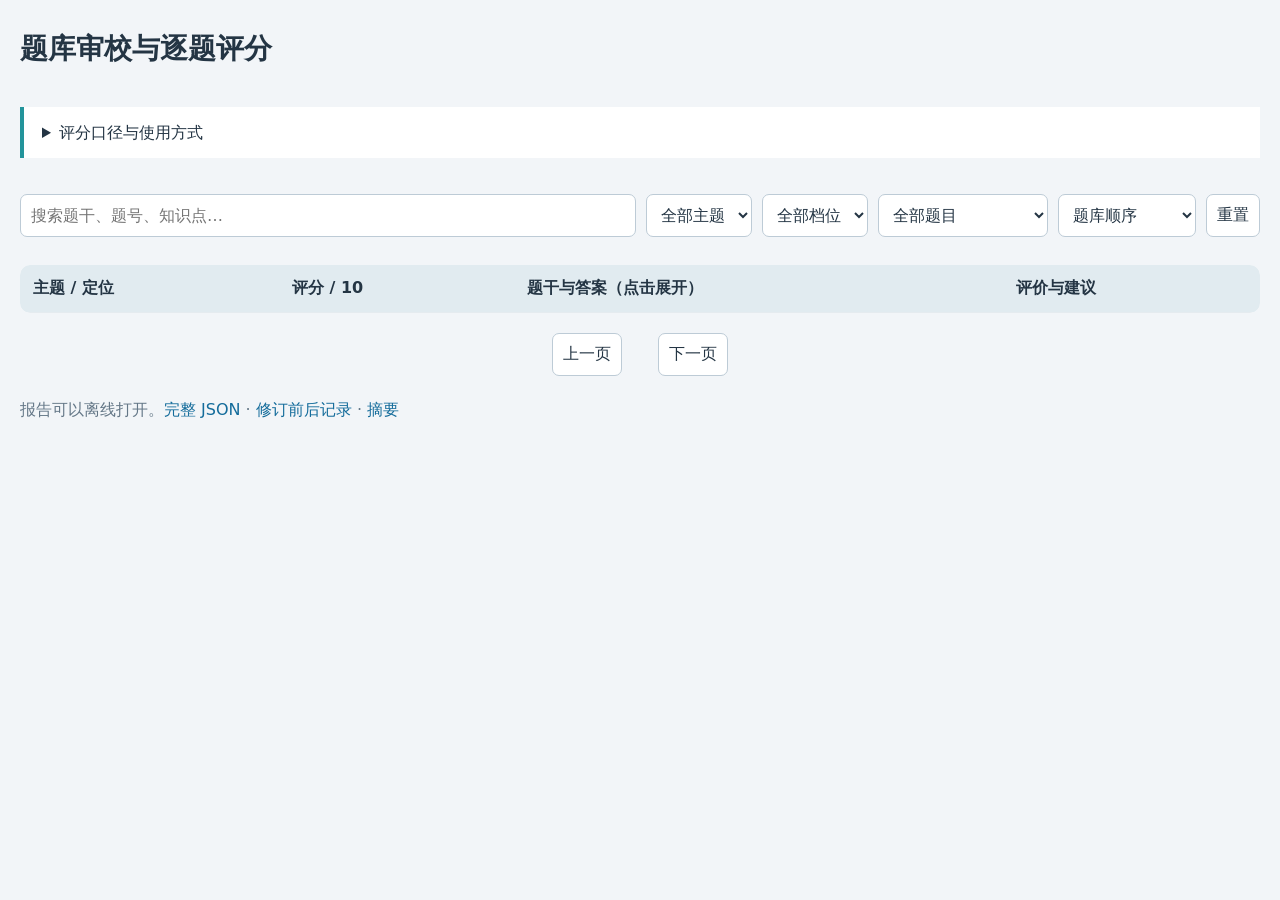
<file: tools/question_review_template.html>
<!doctype html>
<html lang="zh-CN"><meta charset="utf-8"><meta name="viewport" content="width=device-width,initial-scale=1">
<title>题库审校 · 逐题评分</title>
<style>
:root{color-scheme:light;font-family:system-ui,"Microsoft YaHei",sans-serif;color:#243544;background:#f2f5f8}body{max-width:1250px;margin:30px auto;padding:0 20px}h1{font-size:28px}p{line-height:1.8}.cards{display:flex;gap:14px;flex-wrap:wrap}.card{padding:18px 25px;border:1px solid #d9e3ea;border-radius:12px;background:white;flex:1;min-width:170px}.card b{display:block;font-size:30px;color:#126b73}.muted,small{color:#647787}.filters{display:flex;flex-wrap:wrap;gap:10px;margin:24px 0 12px;position:sticky;top:0;background:#f2f5f8;padding:12px 0;z-index:2}input,select,button{padding:10px;border:1px solid #bdcbd6;border-radius:7px;background:white;color:inherit;font:inherit}input{min-width:230px;flex:1}button{cursor:pointer}table{border-collapse:collapse;width:100%;background:white;border-radius:10px;overflow:hidden}th,td{text-align:left;padding:13px;border-bottom:1px solid #e5ebef;vertical-align:top}th{background:#e1ebf0;white-space:nowrap}td:nth-child(2){min-width:105px}td:nth-child(4){min-width:220px}summary{cursor:pointer;line-height:1.7}details p{margin:9px 0}.tag{display:inline-block;border-radius:5px;background:#e6f1f3;color:#126b73;padding:2px 6px;margin:3px 3px 3px 0;font-size:12px}.revised{color:#a54716}code{overflow-wrap:anywhere;font-size:11px}.score{font-size:19px;font-weight:700;white-space:nowrap}.bar{height:4px;background:#e4ecef;margin:5px 0}.bar i{display:block;height:100%;background:#23949b}#pagination{display:flex;justify-content:center;gap:18px;margin:20px}.scroll{overflow:auto}.guide{background:#fff;border-left:4px solid #23949b;padding:12px 18px;margin-top:20px}a{color:#146c9b} @media(max-width:650px){body{padding:0 10px}.card{min-width:100px;padding:12px}.card b{font-size:24px}td,th{padding:9px}h1{font-size:24px}}
</style>
<h1>题库审校与逐题评分</h1><p id="subtitle" class="muted"></p>
<div class="cards" id="cards"></div>
<details class="guide"><summary>评分口径与使用方式</summary><p id="method"></p><p id="rubric"></p><p>难度表示完成任务的要求，数值越高越难；实用性表示对高中复习的帮助，数值越高越值得练。点击题干可查看父题干、正确答案、解析、评分依据与建议。可筛选已修订题、偏易高级题及重复题。评分针对本地修订版。</p></details>
<div class="filters">
<input id="search" aria-label="搜索题目" placeholder="搜索题干、题号、知识点…">
<select id="topic" aria-label="主题"><option value="">全部主题</option></select>
<select id="tier" aria-label="档位"><option value="">全部档位</option><option value="basic">基础</option><option value="advanced">进阶</option><option value="expert">高级</option></select>
<select id="flag" aria-label="审校筛选"><option value="">全部题目</option><option value="revised">已修订题目</option><option>高级档偏易</option><option>同题干同选项复现</option><option>同模型近似复现</option><option>题干含解法提示</option><option>兴趣拓展</option></select>
<select id="sort" aria-label="排序"><option value="default">题库顺序</option><option value="usefulness">实用性优先</option><option value="difficulty">难度从高到低</option><option value="easy">难度从低到高</option></select>
<button id="reset">重置</button></div>
<p id="count" class="muted" aria-live="polite"></p>
<div class="scroll"><table><thead><tr><th>主题 / 定位</th><th>评分 / 10</th><th>题干与答案（点击展开）</th><th>评价与建议</th></tr></thead><tbody id="rows"></tbody></table></div>
<div id="pagination"><button id="prev">上一页</button><span id="page"></span><button id="next">下一页</button></div>
<p class="muted">报告可以离线打开。<a id="json">完整 JSON</a> · <a id="changes">修订前后记录</a> · <a id="summary">摘要</a></p>
<script>
const review=__REVIEW_DATA__;
const meta=review.metadata, data=review.questions, $=id=>document.getElementById(id);
const esc=x=>String(x??'').replace(/[&<>"']/g,c=>({'&':'&amp;','<':'&lt;','>':'&gt;','"':'&quot;',"'":'&#39;'}[c]));
$('subtitle').textContent=`${meta.date} · 基线 ${meta.base} · 16 个主题 · 分步题按每步计数`;
$('cards').innerHTML=[[meta.count,'计分单元'],[meta.revised_question_units,'题目或父题干已修订'],[meta.usefulness+'/10','平均实用性（估分）'],[meta.difficulty+'/10','平均难度（估分）']].map(([v,l])=>`<div class="card"><b>${esc(v)}</b>${esc(l)}</div>`).join('');
$('method').textContent=meta.methodology;$('rubric').textContent=meta.difficulty_rubric+' '+meta.usefulness_rubric;
meta.topics.forEach(t=>{const option=document.createElement('option');option.value=t.id;option.textContent=t.title;$('topic').append(option)});
for(const [id,suffix] of [['json','.json'],['changes','-changes.json'],['summary','.md']])$(''+id).href='question-review-'+meta.date+suffix;
let page=0, filtered=data;const size=40;
function render(){
 const query=$('search').value.trim().toLowerCase(), topic=$('topic').value,tier=$('tier').value,flag=$('flag').value;
 filtered=data.filter(r=>(!topic||r.topic_id===topic)&&(!tier||r.tier===tier)&&(!query||(r.key+r.stem+r.skill+r.context).toLowerCase().includes(query))&&(!flag||(flag==='revised'?r.revised:r.flags.includes(flag))));
 const sort=$('sort').value;if(sort==='usefulness')filtered.sort((a,b)=>b.usefulness-a.usefulness);if(sort==='difficulty')filtered.sort((a,b)=>b.difficulty-a.difficulty);if(sort==='easy')filtered.sort((a,b)=>a.difficulty-b.difficulty);
 page=Math.min(page,Math.max(0,Math.ceil(filtered.length/size)-1));
 $('count').textContent=`匹配 ${filtered.length} / ${meta.count} 题`;
 $('rows').innerHTML=filtered.slice(page*size,(page+1)*size).map(r=>`<tr><td><b>${esc(r.topic)}</b><p><small>${esc(r.section)} · ${esc(r.tier_name)}</small><br><code>${esc(r.question_id)}</code></p>${r.revised?'<span class="revised">已修订</span>':''}<br><small>${esc(r.skill)}</small></td><td><small>实用性</small><div class="score">${r.usefulness}</div><div class="bar"><i style="width:${r.usefulness*10}%"></i></div><small>难度</small><div class="score">${r.difficulty}</div><div class="bar"><i style="width:${r.difficulty*10}%"></i></div></td><td><details><summary>${esc(r.stem)}</summary>${r.context?`<p><b>父题干：</b>${esc(r.context)}</p>`:''}<ol type="A">${r.options.map(o=>`<li>${esc(o)}</li>`).join('')}</ol><p><b>答案 ${String.fromCharCode(65+r.answer_index)}：</b>${esc(r.answer)}</p><p>${esc(r.explanation)}</p><code>${esc(r.key)}</code></details></td><td>${r.flags.map(f=>`<span class="tag">${esc(f)}</span>`).join('')}<p>${esc(r.usefulness_reason)}；${esc(r.difficulty_reason)}。</p><p><b>建议：</b>${esc(r.advice.join('；'))}</p></td></tr>`).join('');
 $('page').textContent=`${page+1} / ${Math.max(1,Math.ceil(filtered.length/size))}`;$('prev').disabled=page===0;$('next').disabled=(page+1)*size>=filtered.length;
}
for(const id of ['search','topic','tier','flag','sort'])$(id).addEventListener(id==='search'?'input':'change',()=>{page=0;render()});
$('prev').onclick=()=>{page--;render()};$('next').onclick=()=>{page++;render()};$('reset').onclick=()=>{for(const id of ['search','topic','tier','flag'])$(id).value='';$('sort').value='default';page=0;render()};render();
</script></html>
</file>
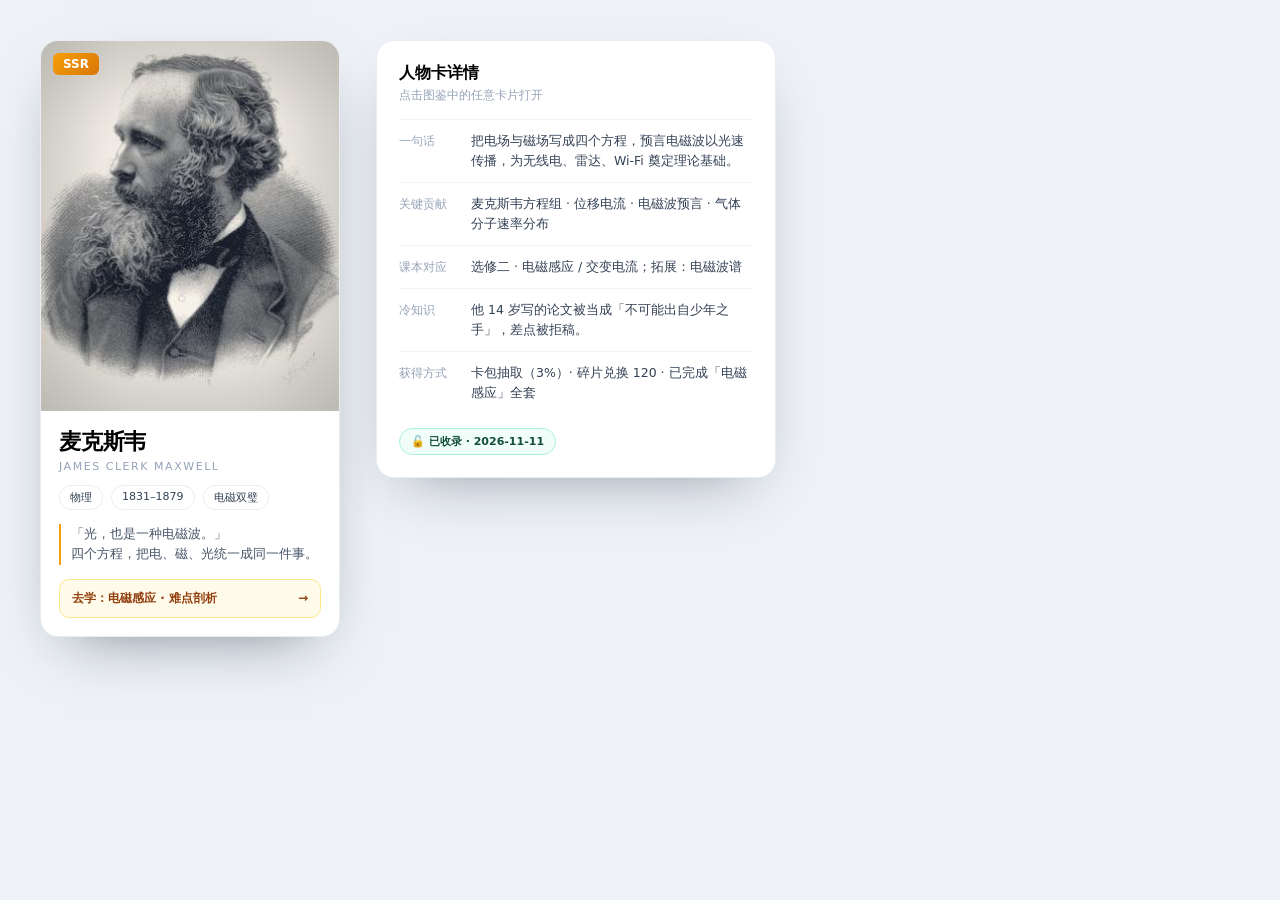
<file: design/mockup/card_detail.html>
<!DOCTYPE html><html lang="zh-CN"><head><meta charset="utf-8">
<style>
*{box-sizing:border-box;margin:0;padding:0}
body{font-family:"PingFang SC","Microsoft YaHei",system-ui,sans-serif;background:#eef2f7;padding:40px;display:flex;gap:36px;align-items:flex-start}
.big{width:300px;border-radius:18px;overflow:hidden;background:#fff;box-shadow:0 24px 60px -30px rgba(15,23,42,.55);border:1px solid #e8edf3}
.big .art{position:relative}
.big img{width:100%;display:block}
.big .rar{position:absolute;top:12px;left:12px;font-size:12px;font-weight:900;color:#fff;padding:4px 10px;border-radius:6px;background:linear-gradient(135deg,#f59e0b,#d97706)}
.big .body{padding:16px 18px 18px}
.nm{font-size:22px;font-weight:800;letter-spacing:-.01em}
.en{font-size:11px;color:#94a3b8;letter-spacing:.14em;text-transform:uppercase;margin-top:3px}
.meta{display:flex;gap:8px;margin-top:12px;flex-wrap:wrap}
.pill{font-size:11px;color:#334155;border:1px solid #e8edf3;border-radius:999px;padding:4px 10px;background:#fff}
.quote{margin-top:14px;font-size:12.5px;line-height:1.65;color:#475569;border-left:2px solid #f59e0b;padding-left:10px}
.link{margin-top:14px;display:flex;align-items:center;justify-content:space-between;background:#fffbeb;border:1px solid #fde68a;border-radius:10px;padding:10px 12px;font-size:12px;color:#92400e;font-weight:700}
.detail{width:400px;background:#fff;border-radius:18px;padding:22px;box-shadow:0 24px 60px -30px rgba(15,23,42,.45);border:1px solid #e8edf3}
.detail h3{font-size:16px;margin-bottom:4px}
.detail .sub{font-size:11.5px;color:#94a3b8;margin-bottom:16px}
.row{display:flex;gap:10px;padding:11px 0;border-top:1px solid #f1f5f9;font-size:12.5px;line-height:1.6}
.row .k{flex:0 0 62px;color:#94a3b8;font-size:11.5px;padding-top:1px}
.row .v{color:#334155}
.badge{display:inline-flex;align-items:center;gap:6px;background:#f0fdf8;border:1px solid #a7f3d0;color:#134e3a;font-size:11px;font-weight:700;border-radius:999px;padding:5px 11px;margin-top:14px}
</style></head><body>
<div class="big">
  <div class="art"><span class="rar">SSR</span><img src="img/maxwell.jpg"></div>
  <div class="body">
    <div class="nm">麦克斯韦</div>
    <div class="en">James Clerk Maxwell</div>
    <div class="meta"><span class="pill">物理</span><span class="pill">1831–1879</span><span class="pill">电磁双璧</span></div>
    <div class="quote">「光，也是一种电磁波。」<br>四个方程，把电、磁、光统一成同一件事。</div>
    <div class="link"><span>去学：电磁感应 · 难点剖析</span><span>→</span></div>
  </div>
</div>
<div class="detail">
  <h3>人物卡详情</h3>
  <div class="sub">点击图鉴中的任意卡片打开</div>
  <div class="row"><div class="k">一句话</div><div class="v">把电场与磁场写成四个方程，预言电磁波以光速传播，为无线电、雷达、Wi-Fi 奠定理论基础。</div></div>
  <div class="row"><div class="k">关键贡献</div><div class="v">麦克斯韦方程组 · 位移电流 · 电磁波预言 · 气体分子速率分布</div></div>
  <div class="row"><div class="k">课本对应</div><div class="v">选修二 · 电磁感应 / 交变电流；拓展：电磁波谱</div></div>
  <div class="row"><div class="k">冷知识</div><div class="v">他 14 岁写的论文被当成「不可能出自少年之手」，差点被拒稿。</div></div>
  <div class="row"><div class="k">获得方式</div><div class="v">卡包抽取（3%）· 碎片兑换 120 · 已完成「电磁感应」全套</div></div>
  <div class="badge">🔓 已收录 · 2026-11-11</div>
</div>
</body></html>
</file>
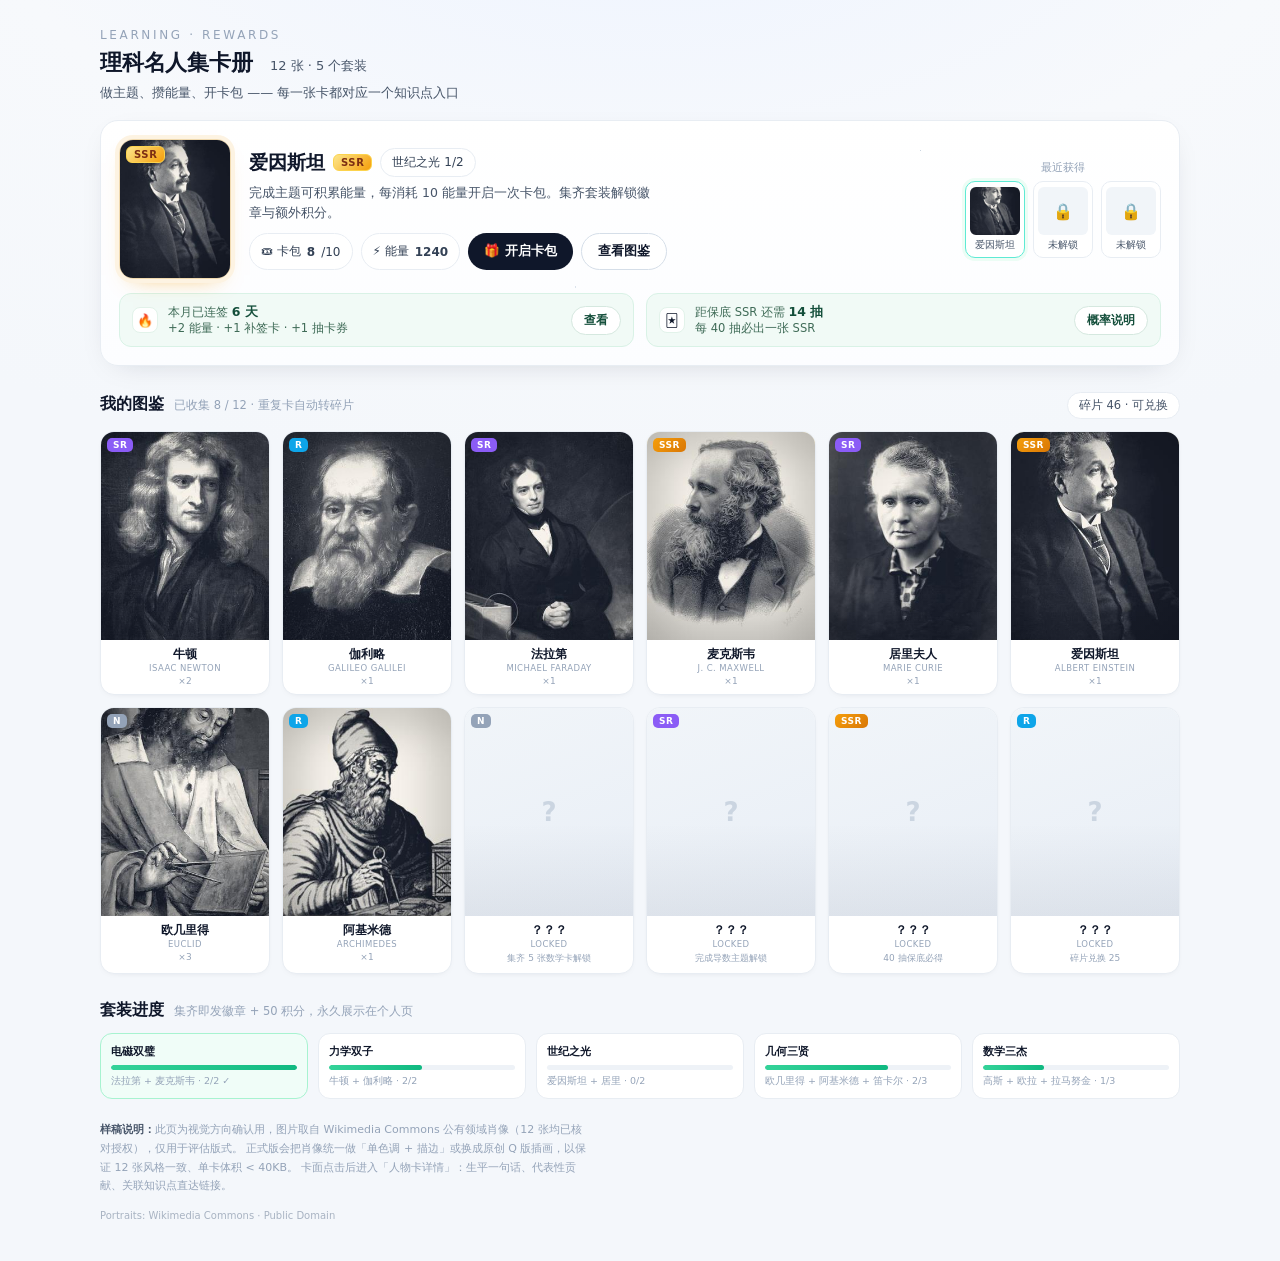
<file: design/mockup/cards_v1.html>
<!DOCTYPE html>
<html lang="zh-CN">
<head>
<meta charset="utf-8">
<meta name="viewport" content="width=device-width,initial-scale=1">
<title>集卡系统 · 视觉样稿</title>
<style>
  *{box-sizing:border-box;margin:0;padding:0}
  :root{
    --ink:#0f172a; --ink-2:#475569; --ink-3:#94a3b8;
    --line:#e8edf3; --bg:#f7f9fc; --card:#fff;
    --n:#94a3b8; --r:#38bdf8; --sr:#a78bfa; --ssr:#f59e0b;
  }
  body{
    font-family:"PingFang SC","Microsoft YaHei",system-ui,sans-serif;
    background:radial-gradient(1200px 600px at 50% -10%,#eef4ff 0%,#f7f9fc 55%,#f4f7fb 100%);
    color:var(--ink); padding:28px 20px 40px; min-height:100vh;
  }
  .wrap{max-width:1080px;margin:0 auto}
  .eyebrow{font-size:12px;letter-spacing:.22em;color:var(--ink-3);text-transform:uppercase;margin-bottom:6px}
  h1{font-size:22px;font-weight:800;letter-spacing:-.01em}
  h1 span{color:var(--ink-2);font-weight:500;font-size:13px;margin-left:10px;letter-spacing:0}
  .sub{color:var(--ink-2);font-size:13px;margin-top:6px}

  .panel{
    background:linear-gradient(180deg,#fff,#fcfdff);
    border:1px solid var(--line); border-radius:18px;
    padding:18px; box-shadow:0 8px 30px -18px rgba(15,23,42,.25);
    margin-top:18px; position:relative; overflow:hidden;
  }
  .panel::after{
    content:"";position:absolute;inset:0;pointer-events:none;
    background:
      radial-gradient(1px 1px at 12% 22%,#cbd5e1 50%,transparent 51%),
      radial-gradient(1px 1px at 76% 12%,#cbd5e1 50%,transparent 51%),
      radial-gradient(1.5px 1.5px at 44% 68%,#dbe3ec 50%,transparent 51%),
      radial-gradient(1px 1px at 88% 54%,#dbe3ec 50%,transparent 51%),
      radial-gradient(1px 1px at 28% 84%,#dbe3ec 50%,transparent 51%);
  }
  .hero{display:flex;gap:18px;align-items:center;position:relative;z-index:1}
  .hero-art{
    width:112px;height:140px;border-radius:14px;overflow:hidden;flex:0 0 auto;
    border:1px solid #f0d9ae;background:#fff8ec;position:relative;
    box-shadow:0 0 0 4px #fdf3e2,0 10px 22px -14px rgba(245,158,11,.8);
  }
  .hero-art img{width:100%;height:100%;object-fit:cover;display:block}
  .hero-art .badge{position:absolute;top:6px;left:6px}
  .hero-body{flex:1;min-width:0}
  .hero-title{display:flex;align-items:center;gap:8px;flex-wrap:wrap}
  .hero-name{font-size:19px;font-weight:800}
  .tag{
    font-size:10px;font-weight:800;letter-spacing:.06em;padding:2px 7px;border-radius:6px;
    background:linear-gradient(135deg,#fde68a,#f59e0b);color:#7c2d12;border:1px solid #fcd34d;
  }
  .hero-desc{color:var(--ink-2);font-size:12.5px;line-height:1.6;margin-top:6px;max-width:52ch}
  .chips{display:flex;gap:8px;margin-top:10px;flex-wrap:wrap}
  .chip{
    display:inline-flex;align-items:center;gap:6px;font-size:12px;color:#334155;
    border:1px solid var(--line);background:#fff;border-radius:999px;padding:5px 11px;
  }
  .chip b{font-variant-numeric:tabular-nums}
  .btn{
    display:inline-flex;align-items:center;justify-content:center;gap:6px;
    background:var(--ink);color:#fff;border:0;border-radius:999px;
    font-family:inherit;font-size:12.5px;font-weight:700;padding:9px 16px;cursor:pointer;
  }
  .btn.ghost{background:#fff;color:var(--ink);border:1px solid #d5dee8}
  .hero-side{margin-left:auto;flex:0 0 auto;text-align:center}
  .hero-side .lbl{font-size:11px;color:var(--ink-3);margin-bottom:6px}
  .mini-row{display:flex;gap:8px}
  .mini{
    width:60px;border:1px solid var(--line);border-radius:10px;background:#fff;
    padding:5px 4px;text-align:center;
  }
  .mini.on{border-color:#5eead4;box-shadow:0 0 0 3px #ecfdf5}
  .mini .thumb{height:48px;border-radius:6px;overflow:hidden;background:#f1f5f9;display:flex;align-items:center;justify-content:center}
  .mini .thumb img{width:100%;height:100%;object-fit:cover}
  .mini .lock{font-size:16px;color:#cbd5e1}
  .mini .nm{font-size:9.5px;color:var(--ink-2);margin-top:4px;white-space:nowrap;overflow:hidden;text-overflow:ellipsis}

  .strip{display:grid;grid-template-columns:1fr 1fr;gap:12px;margin-top:14px}
  .stat{
    display:flex;align-items:center;gap:10px;background:#f1faf6;border:1px solid #d9f2e6;
    border-radius:12px;padding:10px 12px;
  }
  .stat .ico{width:26px;height:26px;border-radius:8px;background:#fff;display:grid;place-items:center;font-size:13px;border:1px solid #e2f3ea}
  .stat .txt{font-size:11.5px;color:#3f6b57;line-height:1.35}
  .stat .txt b{color:#134e3a;font-weight:800;font-size:12.5px}
  .stat .act{margin-left:auto;background:#fff;border:1px solid #d5e8df;border-radius:999px;font-size:11.5px;font-weight:700;color:#134e3a;padding:6px 12px;font-family:inherit;cursor:pointer}

  .sec-h{display:flex;align-items:baseline;gap:10px;margin:26px 0 12px}
  .sec-h h2{font-size:16px;font-weight:800}
  .sec-h .hint{font-size:11.5px;color:var(--ink-3)}
  .sec-h .more{margin-left:auto;font-size:11.5px;color:var(--ink-2);border:1px solid var(--line);background:#fff;border-radius:999px;padding:5px 11px}

  .grid{display:grid;grid-template-columns:repeat(6,1fr);gap:12px}
  .card{
    position:relative;border-radius:14px;overflow:hidden;background:#fff;
    border:1px solid var(--line);box-shadow:0 2px 10px -8px rgba(15,23,42,.4);
    transition:transform .18s ease, box-shadow .18s ease;
  }
  .card:hover{transform:translateY(-3px);box-shadow:0 14px 26px -18px rgba(15,23,42,.55)}
  .card .art{position:relative;aspect-ratio:21/26;background:#eef2f7;overflow:hidden}
  .card .art img{width:100%;height:100%;object-fit:cover;display:block;filter:saturate(1.02)}
  .card .art::after{
    content:"";position:absolute;inset:0;
    background:linear-gradient(180deg,transparent 55%,rgba(15,23,42,.06) 100%);
  }
  .card .rar{
    position:absolute;top:6px;left:6px;z-index:3;font-size:9px;font-weight:900;letter-spacing:.05em;
    padding:2px 6px;border-radius:5px;color:#fff;
  }
  .rar.r-N{background:#94a3b8}.rar.r-R{background:#0ea5e9}.rar.r-SR{background:#8b5cf6}.rar.r-SSR{background:linear-gradient(135deg,#f59e0b,#d97706)}
  .card.r-N .art{box-shadow:inset 0 0 0 2px #eef2f7}
  .card.r-R .art{box-shadow:inset 0 0 0 2px #e0f2fe}
  .card.r-SR .art{box-shadow:inset 0 0 0 2px #ede9fe}
  .card.r-SSR .art{box-shadow:inset 0 0 0 2px #fef3c7}
  .card .meta{padding:7px 8px 8px;text-align:center}
  .card .nm{font-size:11.5px;font-weight:800;letter-spacing:.01em}
  .card .en{font-size:8.5px;color:var(--ink-3);margin-top:1px;letter-spacing:.05em;text-transform:uppercase}
  .card .cnt{font-size:9px;color:var(--ink-3);margin-top:3px}
  .card.locked .art img{filter:brightness(0) opacity(.14)}
  .card.locked .art{background:linear-gradient(160deg,#f1f5f9,#e8eef6)}
  .card.locked .q{position:absolute;inset:0;display:grid;place-items:center;font-size:26px;font-weight:900;color:#cbd5e1}

  .sets{display:grid;grid-template-columns:repeat(5,1fr);gap:10px}
  .set{border:1px solid var(--line);border-radius:12px;background:#fff;padding:10px}
  .set .t{font-size:11px;font-weight:800;margin-bottom:6px}
  .set .bar{height:5px;border-radius:99px;background:#eef2f7;overflow:hidden}
  .set .bar i{display:block;height:100%;border-radius:99px;background:linear-gradient(90deg,#34d399,#10b981)}
  .set .p{font-size:9.5px;color:var(--ink-3);margin-top:5px;font-variant-numeric:tabular-nums}
  .set.done{border-color:#a7f3d0;background:#f0fdf8}

  .foot{margin-top:22px;font-size:11px;color:var(--ink-3);line-height:1.7;max-width:70ch}
  .foot b{color:var(--ink-2)}
  .credit{font-size:10px;color:#a8b3c2;margin-top:14px}

  /* ---------- 移动端 ---------- */
  @media (max-width: 760px){
    body{padding:16px 12px 28px}
    h1{font-size:19px;line-height:1.35}
    h1 span{display:block;margin:4px 0 0;font-size:12px}
    .panel{padding:14px;border-radius:16px}
    .hero{flex-wrap:wrap;gap:12px}
    .hero-art{width:86px;height:108px;border-radius:12px}
    .hero-body{flex:1 1 auto;min-width:0}
    .hero-name{font-size:17px}
    .hero-desc{font-size:12px;max-width:none}
    .chips{gap:6px;margin-top:9px}
    .chip{font-size:11px;padding:4px 9px}
    .btn{font-size:12px;padding:8px 13px}
    .hero-side{margin:2px 0 0;width:100%;text-align:left}
    .hero-side .lbl{margin-bottom:5px}
    .mini{width:52px}
    .mini .thumb{height:42px}
    .strip{grid-template-columns:1fr;gap:8px}
    .stat{padding:9px 10px}
    .stat .txt{font-size:11px}
    .stat .act{padding:5px 10px;font-size:11px}
    .sec-h{margin:20px 0 10px;flex-wrap:wrap;gap:6px}
    .sec-h h2{font-size:15px}
    .sec-h .hint{font-size:10.5px;flex:1 1 100%}
    .sec-h .more{margin-left:0;font-size:10.5px}
    .grid{grid-template-columns:repeat(3,1fr);gap:8px}
    .card{border-radius:11px}
    .card .rar{font-size:8px;padding:1.5px 5px;top:4px;left:4px}
    .card .meta{padding:6px 4px 7px}
    .card .nm{font-size:10.5px}
    .card .en{font-size:7.5px;letter-spacing:.02em}
    .card .cnt{font-size:8px;margin-top:2px}
    .sets{grid-template-columns:repeat(2,1fr);gap:8px}
    .set{padding:8px}
    .set .t{font-size:10.5px}
    .set .p{font-size:9px}
    .foot{font-size:10.5px}
  }
  @media (max-width: 380px){
    .grid{grid-template-columns:repeat(2,1fr)}
    .sets{grid-template-columns:1fr}
  }
</style>
</head>
<body>
<div class="wrap">
  <div class="eyebrow">Learning · Rewards</div>
  <h1>理科名人集卡册 <span>12 张 · 5 个套装</span></h1>
  <div class="sub">做主题、攒能量、开卡包 —— 每一张卡都对应一个知识点入口</div>

  <!-- 主面板 -->
  <section class="panel">
    <div class="hero">
      <div class="hero-art">
        <span class="badge tag">SSR</span>
        <img src="img/einstein.jpg" alt="爱因斯坦">
      </div>
      <div class="hero-body">
        <div class="hero-title">
          <span class="hero-name">爱因斯坦</span>
          <span class="tag">SSR</span>
          <span class="chip">世纪之光 1/2</span>
        </div>
        <div class="hero-desc">完成主题可积累能量，每消耗 10 能量开启一次卡包。集齐套装解锁徽章与额外积分。</div>
        <div class="chips">
          <span class="chip">🎟 卡包 <b>8</b>/10</span>
          <span class="chip">⚡ 能量 <b>1240</b></span>
          <button class="btn">🎁 开启卡包</button>
          <button class="btn ghost">查看图鉴</button>
        </div>
      </div>
      <div class="hero-side">
        <div class="lbl">最近获得</div>
        <div class="mini-row">
          <div class="mini on">
            <div class="thumb"><img src="img/einstein.jpg" alt=""></div>
            <div class="nm">爱因斯坦</div>
          </div>
          <div class="mini">
            <div class="thumb"><span class="lock">🔒</span></div>
            <div class="nm">未解锁</div>
          </div>
          <div class="mini">
            <div class="thumb"><span class="lock">🔒</span></div>
            <div class="nm">未解锁</div>
          </div>
        </div>
      </div>
    </div>

    <div class="strip">
      <div class="stat">
        <div class="ico">🔥</div>
        <div class="txt">本月已连签 <b>6 天</b><br>+2 能量 · +1 补签卡 · +1 抽卡券</div>
        <button class="act">查看</button>
      </div>
      <div class="stat">
        <div class="ico">🃏</div>
        <div class="txt">距保底 SSR 还需 <b>14 抽</b><br>每 40 抽必出一张 SSR</div>
        <button class="act">概率说明</button>
      </div>
    </div>
  </section>

  <!-- 图鉴 -->
  <div class="sec-h">
    <h2>我的图鉴</h2>
    <span class="hint">已收集 8 / 12 · 重复卡自动转碎片</span>
    <span class="more">碎片 46 · 可兑换</span>
  </div>

  <div class="grid">
    <!-- 物理 -->
    <div class="card r-SR"><div class="art"><span class="rar r-SR">SR</span><img src="img/newton.jpg" alt="牛顿"></div>
      <div class="meta"><div class="nm">牛顿</div><div class="en">Isaac Newton</div><div class="cnt">×2</div></div></div>

    <div class="card r-R"><div class="art"><span class="rar r-R">R</span><img src="img/galileo.jpg" alt="伽利略"></div>
      <div class="meta"><div class="nm">伽利略</div><div class="en">Galileo Galilei</div><div class="cnt">×1</div></div></div>

    <div class="card r-SR"><div class="art"><span class="rar r-SR">SR</span><img src="img/faraday.jpg" alt="法拉第"></div>
      <div class="meta"><div class="nm">法拉第</div><div class="en">Michael Faraday</div><div class="cnt">×1</div></div></div>

    <div class="card r-SSR"><div class="art"><span class="rar r-SSR">SSR</span><img src="img/maxwell.jpg" alt="麦克斯韦"></div>
      <div class="meta"><div class="nm">麦克斯韦</div><div class="en">J. C. Maxwell</div><div class="cnt">×1</div></div></div>

    <div class="card r-SR"><div class="art"><span class="rar r-SR">SR</span><img src="img/curie.jpg" alt="居里夫人"></div>
      <div class="meta"><div class="nm">居里夫人</div><div class="en">Marie Curie</div><div class="cnt">×1</div></div></div>

    <div class="card r-SSR"><div class="art"><span class="rar r-SSR">SSR</span><img src="img/einstein.jpg" alt="爱因斯坦"></div>
      <div class="meta"><div class="nm">爱因斯坦</div><div class="en">Albert Einstein</div><div class="cnt">×1</div></div></div>

    <!-- 数学 -->
    <div class="card r-N"><div class="art"><span class="rar r-N">N</span><img src="img/euclid.jpg" alt="欧几里得"></div>
      <div class="meta"><div class="nm">欧几里得</div><div class="en">Euclid</div><div class="cnt">×3</div></div></div>

    <div class="card r-R"><div class="art"><span class="rar r-R">R</span><img src="img/archimedes.jpg" alt="阿基米德"></div>
      <div class="meta"><div class="nm">阿基米德</div><div class="en">Archimedes</div><div class="cnt">×1</div></div></div>

    <div class="card locked"><div class="art"><span class="rar r-N">N</span><div class="q">?</div></div>
      <div class="meta"><div class="nm">？？？</div><div class="en">Locked</div><div class="cnt">集齐 5 张数学卡解锁</div></div></div>

    <div class="card locked"><div class="art"><span class="rar r-SR">SR</span><div class="q">?</div></div>
      <div class="meta"><div class="nm">？？？</div><div class="en">Locked</div><div class="cnt">完成导数主题解锁</div></div></div>

    <div class="card locked"><div class="art"><span class="rar r-SSR">SSR</span><div class="q">?</div></div>
      <div class="meta"><div class="nm">？？？</div><div class="en">Locked</div><div class="cnt">40 抽保底必得</div></div></div>

    <div class="card locked"><div class="art"><span class="rar r-R">R</span><div class="q">?</div></div>
      <div class="meta"><div class="nm">？？？</div><div class="en">Locked</div><div class="cnt">碎片兑换 25</div></div></div>
  </div>

  <!-- 套装 -->
  <div class="sec-h">
    <h2>套装进度</h2>
    <span class="hint">集齐即发徽章 + 50 积分，永久展示在个人页</span>
  </div>
  <div class="sets">
    <div class="set done"><div class="t">电磁双璧</div><div class="bar"><i style="width:100%"></i></div><div class="p">法拉第 + 麦克斯韦 · 2/2 ✓</div></div>
    <div class="set"><div class="t">力学双子</div><div class="bar"><i style="width:50%"></i></div><div class="p">牛顿 + 伽利略 · 2/2</div></div>
    <div class="set"><div class="t">世纪之光</div><div class="bar"><i style="width:0%"></i></div><div class="p">爱因斯坦 + 居里 · 0/2</div></div>
    <div class="set"><div class="t">几何三贤</div><div class="bar"><i style="width:66%"></i></div><div class="p">欧几里得 + 阿基米德 + 笛卡尔 · 2/3</div></div>
    <div class="set"><div class="t">数学三杰</div><div class="bar"><i style="width:33%"></i></div><div class="p">高斯 + 欧拉 + 拉马努金 · 1/3</div></div>
  </div>

  <div class="foot">
    <b>样稿说明：</b>此页为视觉方向确认用，图片取自 Wikimedia Commons 公有领域肖像（12 张均已核对授权），仅用于评估版式。
    正式版会把肖像统一做「单色调 + 描边」或换成原创 Q 版插画，以保证 12 张风格一致、单卡体积 &lt; 40KB。
    卡面点击后进入「人物卡详情」：生平一句话、代表性贡献、关联知识点直达链接。
  </div>
  <div class="credit">Portraits: Wikimedia Commons · Public Domain</div>
</div>
</body>
</html>
</file>
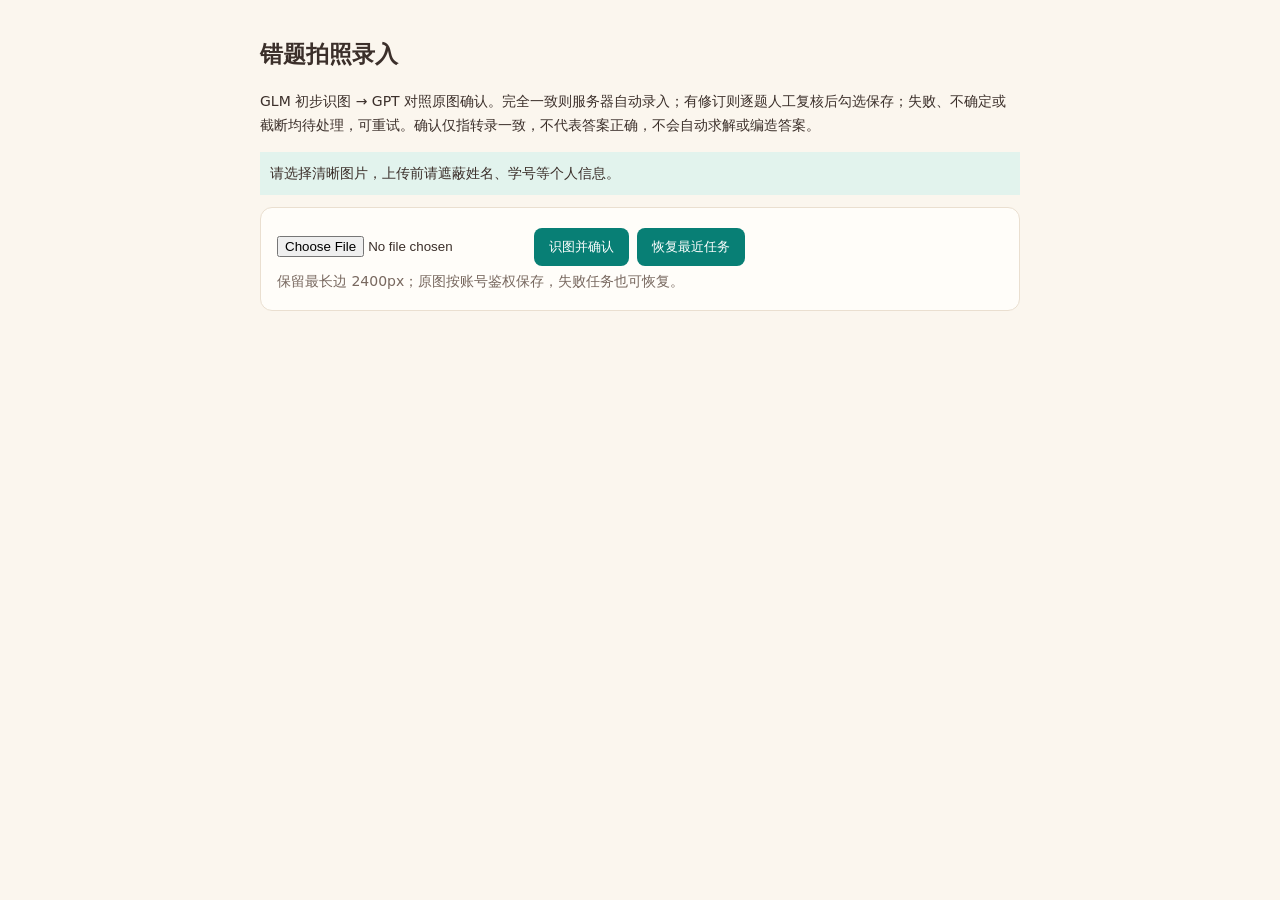
<file: web/demo/photo.html>
<!doctype html>
<html lang="zh-CN">
<head>
<meta charset="utf-8"><meta name="viewport" content="width=device-width,initial-scale=1">
<title>错题拍照录入</title>
<style>
*{box-sizing:border-box}body{max-width:800px;margin:auto;padding:20px;font:14px/1.7 system-ui;background:#fbf6ee;color:#3b2f2a}section,article{background:#fffdf9;border:1px solid #eadfd0;border-radius:12px;padding:16px;margin:12px 0}button{padding:10px 15px;border:0;border-radius:8px;background:#087f75;color:white;cursor:pointer;margin:4px}button:disabled{opacity:.5;cursor:not-allowed}textarea,select,input[type=text]{width:100%;padding:8px;margin:5px 0;font:inherit;border:1px solid #d9ccbc;border-radius:6px}textarea{min-height:100px}img{max-width:100%;max-height:650px;object-fit:contain}small,.hint{color:#78685f}.notice{background:#fff3cf;padding:10px;white-space:pre-wrap}pre{white-space:pre-wrap;overflow-wrap:anywhere;font-size:12px}#message{position:sticky;top:0;background:#e2f3ed;padding:10px;z-index:2}label{display:block}h1{font-size:23px}summary{cursor:pointer}
</style>
</head>
<body>
<h1>错题拍照录入</h1>
<p>GLM 初步识图 → GPT 对照原图确认。完全一致则服务器自动录入；有修订则逐题人工复核后勾选保存；失败、不确定或截断均待处理，可重试。确认仅指转录一致，不代表答案正确，不会自动求解或编造答案。</p>
<div id="message" role="status">请选择清晰图片，上传前请遮蔽姓名、学号等个人信息。</div>
<section><input id="file" type="file" accept="image/*"><button id="recognize">识图并确认</button><button id="recover">恢复最近任务</button><div class="hint">保留最长边 2400px；原图按账号鉴权保存，失败任务也可恢复。</div><img id="preview" alt="试卷原图" hidden></section>
<section id="review" hidden><h2>识别与确认结果</h2><div id="meta"></div><div id="warnings" class="notice"></div><details><summary>GLM 原始转录（保留不覆盖）</summary><pre id="original"></pre></details><div id="questions"></div><button id="save">人工复核后保存已勾选题目</button><button id="retry">重试待处理任务</button></section>
<script>
const $=id=>document.getElementById(id);let state={image:'',job:null,busy:false};
function message(text){$('message').textContent=text}
async function token(){let t=localStorage.getItem('learn.token');if(t)return t;const r=await fetch('/api/v1/session',{method:'POST'});if(!r.ok)throw Error('请先登录主站');const d=await r.json();localStorage.setItem('learn.token',d.token);return d.token}
async function request(path,body){const t=await token();const r=await fetch('/api/v1'+path,{method:body===undefined?'GET':'POST',headers:{Authorization:`Bearer ${t}`,'Content-Type':'application/json'},body:body===undefined?undefined:JSON.stringify(body)});const d=await r.json();if(!r.ok)throw Error(typeof d.detail==='string'?d.detail:d.error?.message||`请求失败 ${r.status}`);return d}
async function run(fn){if(state.busy)return;state.busy=true;document.querySelectorAll('button').forEach(b=>b.disabled=true);try{await fn()}catch(e){message(e.message+'；可恢复任务后重试，重复请求不会重复录入。')}finally{state.busy=false;document.querySelectorAll('button').forEach(b=>b.disabled=false);if(state.job)updateButtons()}}
function compress(file){return new Promise((resolve,reject)=>{const img=new Image(),url=URL.createObjectURL(file);img.onload=()=>{URL.revokeObjectURL(url);const k=Math.min(1,2400/Math.max(img.width,img.height)),c=document.createElement('canvas');c.width=Math.round(img.width*k);c.height=Math.round(img.height*k);c.getContext('2d').drawImage(img,0,0,c.width,c.height);resolve(c.toDataURL('image/jpeg',.92))};img.onerror=()=>{URL.revokeObjectURL(url);reject(Error('图片读取失败'))};img.src=url})}
function field(card,label,node){const l=document.createElement('label');l.textContent=label;l.appendChild(node);card.appendChild(l)}
function updateButtons(){$('save').disabled=state.job.state!=='manual_review';$('retry').disabled=['saved','manual_review'].includes(state.job.state)}
function paint(out){state.job=out;state.questions=(out.questions||[]).map((q,i)=>({...q,item_index:i,selected:false}));$('review').hidden=false;const names={saved:out.save_mode==='human'?'人工复核录入成功':'自动录入成功',manual_review:'GPT 已修订，待人工审核',pending:'待处理，可重试',processing:'处理中'};$('meta').textContent=`GLM：${out.model||'尚未返回'} / ${out.channel||'-'}；GPT：${out.review?.model||'gpt-6.1-sol（尚未成功）'} / ${out.review?.channel||'review91 → reviewugq'}；${names[out.state]||out.state}；共 ${state.questions.length} 题`;$('warnings').textContent=[out.error,...(out.warnings||[]),...(out.review?.reasons||[])].filter(Boolean).join('\n')||'转录确认不等于答案正确；无标准答案时保留空白。';$('original').textContent=JSON.stringify(out.original?.questions||[],null,2);$('questions').replaceChildren();state.questions.forEach((q,i)=>{const card=document.createElement('article'),cb=document.createElement('input');cb.type='checkbox';cb.disabled=out.state!=='manual_review';cb.onchange=()=>q.selected=cb.checked;const label=document.createElement('label');label.append(cb,document.createTextNode(`第 ${q.question_no||i+1} 题 · ${q.statusText||names[out.state]||'待处理'}`));card.appendChild(label);const stem=document.createElement('textarea');stem.value=q.stem;stem.readOnly=out.state!=='manual_review';stem.oninput=()=>q.stem=stem.value;field(card,'题干（含共享材料）',stem);const type=document.createElement('select');[['choice','选择题'],['fill','填空题'],['solution','解答题']].forEach(([value,text])=>{const o=document.createElement('option');o.value=value;o.textContent=text;type.appendChild(o)});type.value=q.qtype;type.disabled=out.state!=='manual_review';type.onchange=()=>q.qtype=type.value;field(card,'题型',type);const opts=document.createElement('textarea');opts.value=(q.options||[]).join('\n');opts.readOnly=out.state!=='manual_review';opts.oninput=()=>q.options=opts.value.split('\n').map(x=>x.trim()).filter(Boolean);field(card,'选项（每行一个，非选择题留空）',opts);const answer=document.createElement('input');answer.type='text';answer.value=q.answer_text||'';answer.readOnly=out.state!=='manual_review';answer.oninput=()=>q.answer_text=answer.value;field(card,'原图已有答案转录（可留空，未验证正确性）',answer);if(q.needs_image||q.uncertain?.length){const n=document.createElement('div');n.className='notice';n.textContent=[q.image_hint,...(q.uncertain||[])].filter(Boolean).join('；')||'含图形，请对照原图';card.appendChild(n)}$('questions').appendChild(card)});updateButtons();message(names[out.state]||'任务结果已恢复')}
$('file').onchange=()=>run(async()=>{const f=$('file').files?.[0];if(!f)return;state.image=await compress(f);state.job=null;$('review').hidden=true;$('preview').src=state.image;$('preview').hidden=false;message('图片已准备，请点击识图并确认')});
$('recognize').onclick=()=>run(async()=>{if(!state.image)throw Error('请先选择图片');message('GLM 初录与 GPT 原图确认中，请勿重复提交');paint((await request('/wrongbook/photo/recognize',{image:state.image})).result)});
$('retry').onclick=()=>run(async()=>{message('重试原图确认中');paint((await request('/wrongbook/photo/retry/'+state.job.job_id,{})).result)});
$('recover').onclick=()=>run(async()=>{const d=await request('/wrongbook/photo/jobs');if(!d.jobs.length)throw Error('当前账号暂无任务');const jobs=d.jobs;const j=jobs.find(x=>x.state!=='saved')||jobs[0];paint({...j.result,job_id:j.job_id,state:j.state});const t=await token(),r=await fetch('/api/v1/wrongbook/photo/image/'+j.job_id,{headers:{Authorization:`Bearer ${t}`}});if(r.ok){const url=URL.createObjectURL(await r.blob());$('preview').src=url;$('preview').onload=()=>URL.revokeObjectURL(url);$('preview').hidden=false}});
$('save').onclick=()=>run(async()=>{const selected=state.questions.filter(q=>q.selected);if(!selected.length)throw Error('请逐题核对原图后勾选');const items=selected.map(q=>({...q,job_id:state.job.job_id,picked:-1,answer:-1,image_path:'',options:q.qtype==='choice'?q.options:[]}));const d=await request('/wrongbook/photo/save-batch',{items});d.results.forEach((r,i)=>{if(['saved','duplicate'].includes(r.status)){selected[i].selected=false;selected[i].statusText='人工复核录入成功'}else selected[i].statusText=r.error});const qs=state.questions;paint({...state.job,questions:qs});message(d.results.map((r,i)=>`第 ${selected[i].question_no||i+1} 题：${r.status==='failed'?r.error:'已录入（重复提交不重复生成）'}`).join('；'))});
</script>
</body>
</html>
</file>
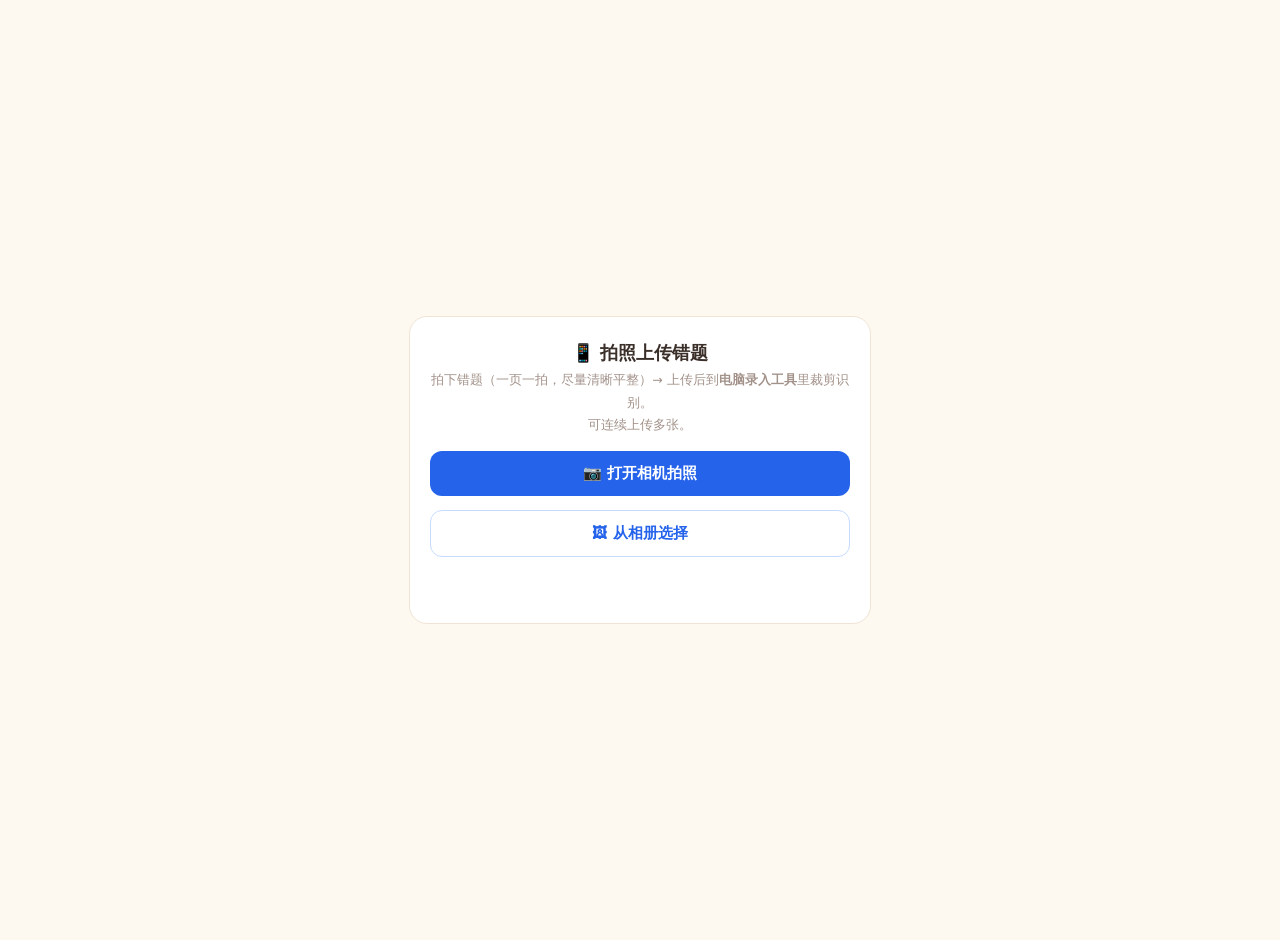
<file: tools/wrongbook_tool/static/m.html>
<!DOCTYPE html>
<html lang="zh-CN">
<head>
<meta charset="utf-8">
<meta name="viewport" content="width=device-width, initial-scale=1">
<title>手机拍照上传 · 错题录入</title>
<style>
body{margin:0;font-family:system-ui,-apple-system,"PingFang SC","Microsoft YaHei",sans-serif;background:#fdf8f0;color:#3b2f2a;min-height:100vh;display:flex;align-items:center;justify-content:center;padding:20px}
.card{background:#fff;border:1px solid #f0e4d5;border-radius:18px;padding:24px 20px;max-width:420px;width:100%;text-align:center}
h1{font-size:18px;margin:0 0 4px}
.hint{font-size:12.5px;color:#a3928a;line-height:1.8}
#pick{display:none}
.btn{display:block;width:100%;font:inherit;font-weight:800;font-size:15px;padding:13px;border-radius:12px;border:none;cursor:pointer;margin-top:14px}
.cam{background:#2563eb;color:#fff}
.album{background:#fff;color:#2563eb;border:1px solid #c7dbff}
#preview{max-width:100%;border-radius:12px;border:1px solid #f0e4d5;margin-top:14px;display:none}
#status{font-size:13px;font-weight:700;margin-top:12px;min-height:20px}
.done{color:#047857}.err{color:#b91c1c}
.count{font-size:13px;color:#6b5b52;margin-top:10px}
</style>
</head>
<body>
<div class="card">
  <h1>📱 拍照上传错题</h1>
  <div class="hint">拍下错题（一页一拍，尽量清晰平整）→ 上传后到<b>电脑录入工具</b>里裁剪识别。<br>可连续上传多张。</div>
  <input type="file" id="pick" accept="image/*" capture="environment">
  <button class="btn cam" onclick="pick.setAttribute('capture','environment');pick.click()">📷 打开相机拍照</button>
  <button class="btn album" onclick="pick.removeAttribute('capture');pick.click()">🖼 从相册选择</button>
  <img id="preview" alt="预览">
  <div id="status"></div>
  <div class="count" id="count"></div>
</div>
<script>
const $ = (id) => document.getElementById(id);
let current = null;
$("pick").addEventListener("change", async () => {
  const f = $("pick").files[0];
  if (!f) return;
  current = await compress(f);
  $("preview").src = current;
  $("preview").style.display = "block";
  $("status").textContent = "";
  upload();
});
function compress(file) {
  // 相机原图几 MB，压缩到 ~1600px 长边，上传更快
  return new Promise((resolve) => {
    const img = new Image();
    img.onload = () => {
      const MAX = 1600;
      const k = Math.min(1, MAX / Math.max(img.naturalWidth, img.naturalHeight));
      const c = document.createElement("canvas");
      c.width = Math.round(img.naturalWidth * k);
      c.height = Math.round(img.naturalHeight * k);
      c.getContext("2d").drawImage(img, 0, 0, c.width, c.height);
      resolve(c.toDataURL("image/jpeg", 0.85));
    };
    img.src = URL.createObjectURL(file);
  });
}
async function upload() {
  const st = $("status");
  st.className = ""; st.textContent = "上传中…";
  try {
    const r = await fetch("/api/mobile/upload", {
      method: "POST",
      headers: { "Content-Type": "application/json" },
      body: JSON.stringify({ image: current }),
    });
    const d = await r.json();
    if (!r.ok) throw new Error(d.detail || "HTTP " + r.status);
    st.className = "done";
    st.textContent = "✓ 上传成功！回到电脑录入工具，点「手机上传」里的图片开始处理。";
    $("count").textContent = "已累计上传 " + d.count + " 张";
  } catch (err) {
    st.className = "err";
    st.textContent = "上传失败：" + (err.message || err);
  }
}
</script>
</body>
</html>
</file>
